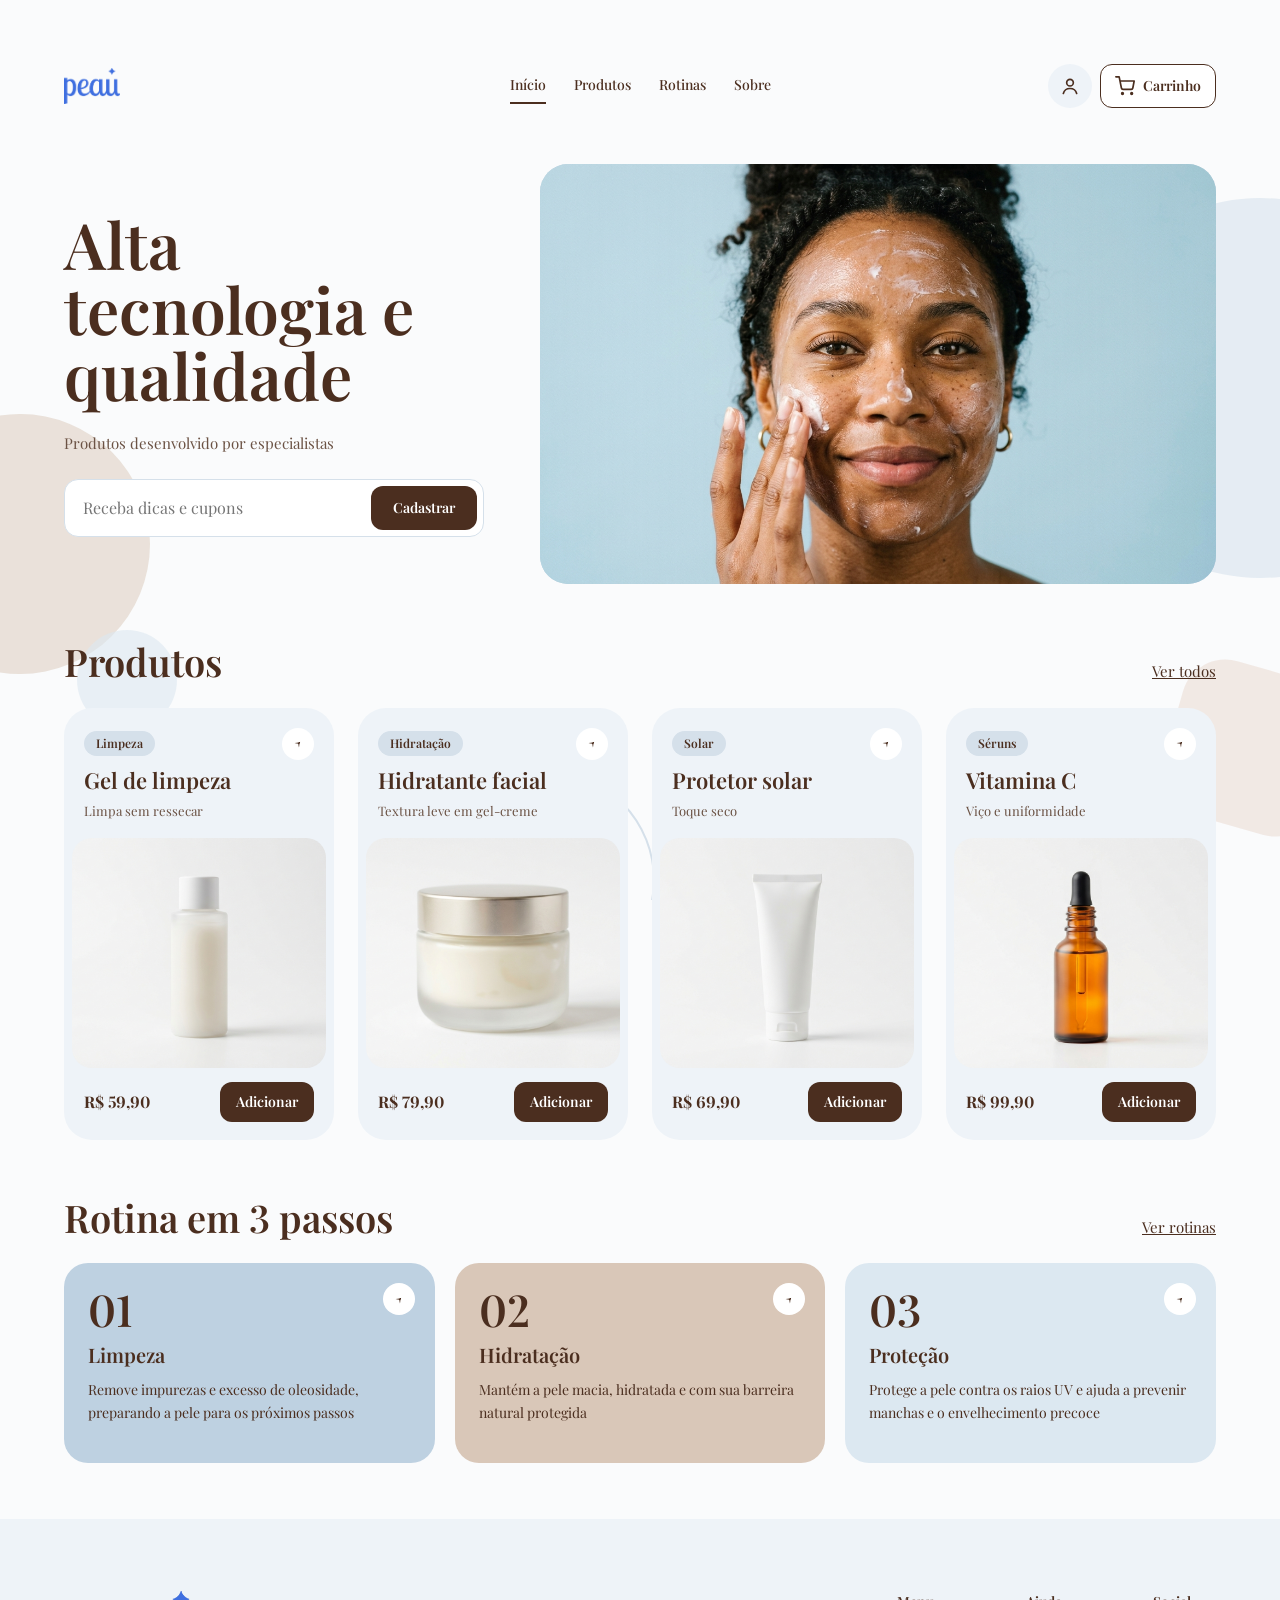
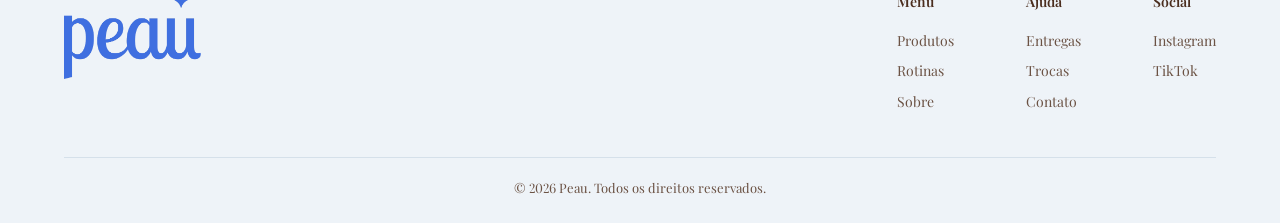
<file: index.html>
<!doctype html>
<html lang="pt-BR">
<head>
<meta charset="utf-8">
<meta name="viewport" content="width=device-width,initial-scale=1">
<title>Peau</title>
<link rel="stylesheet" href="style.css">
</head>
<body data-page="index">
<div class="wrap">
<div id="header"></div>

<section class="hero">
  <div class="hl">
    <h1>Alta tecnologia e <br>qualidade</h1>
    <p>Produtos desenvolvido por especialistas</p>
    <form class="news" id="news">
      <input type="email" required placeholder="Receba dicas e cupons" aria-label="E-mail">
      <button class="btn">Cadastrar</button>
    </form>
  </div>
  <div class="hr" id="hart"></div>
</section>

<section style="display:flex;flex-direction:column;gap:24px">
  <div class="row" style="align-items:baseline"><h2>Produtos</h2><a href="produtos.html"><u>Ver todos</u></a></div>
  <div class="grid" id="destaques"></div>
</section>

<section style="display:flex;flex-direction:column;gap:24px">
  <div class="row" style="align-items:baseline"><h2>Rotina em 3 passos</h2><a href="rotinas.html"><u>Ver rotinas</u></a></div>
  <div class="steps">
    <a class="step" style="--c:var(--lilac)" href="produtos.html?cat=Limpeza"><span class="n">01</span><h3>Limpeza</h3><p>Remove impurezas e excesso de oleosidade, preparando a pele para os próximos passos</p><span class="arr">↗</span></a>
    <a class="step" style="--c:var(--butter)" href="produtos.html?cat=Hidratação"><span class="n">02</span><h3>Hidratação</h3><p>Mantém a pele macia, hidratada e com sua barreira natural protegida</p><span class="arr">↗</span></a>
    <a class="step" style="--c:var(--mint)" href="produtos.html?cat=Solar"><span class="n">03</span><h3>Proteção</h3><p>Protege a pele contra os raios UV e ajuda a prevenir manchas e o envelhecimento precoce</p><span class="arr">↗</span></a>
  </div>
</section>

<div id="footer"></div>
</div>
<script src="config.js"></script>
<script src="app.js"></script>
</body>
</html>
</file>
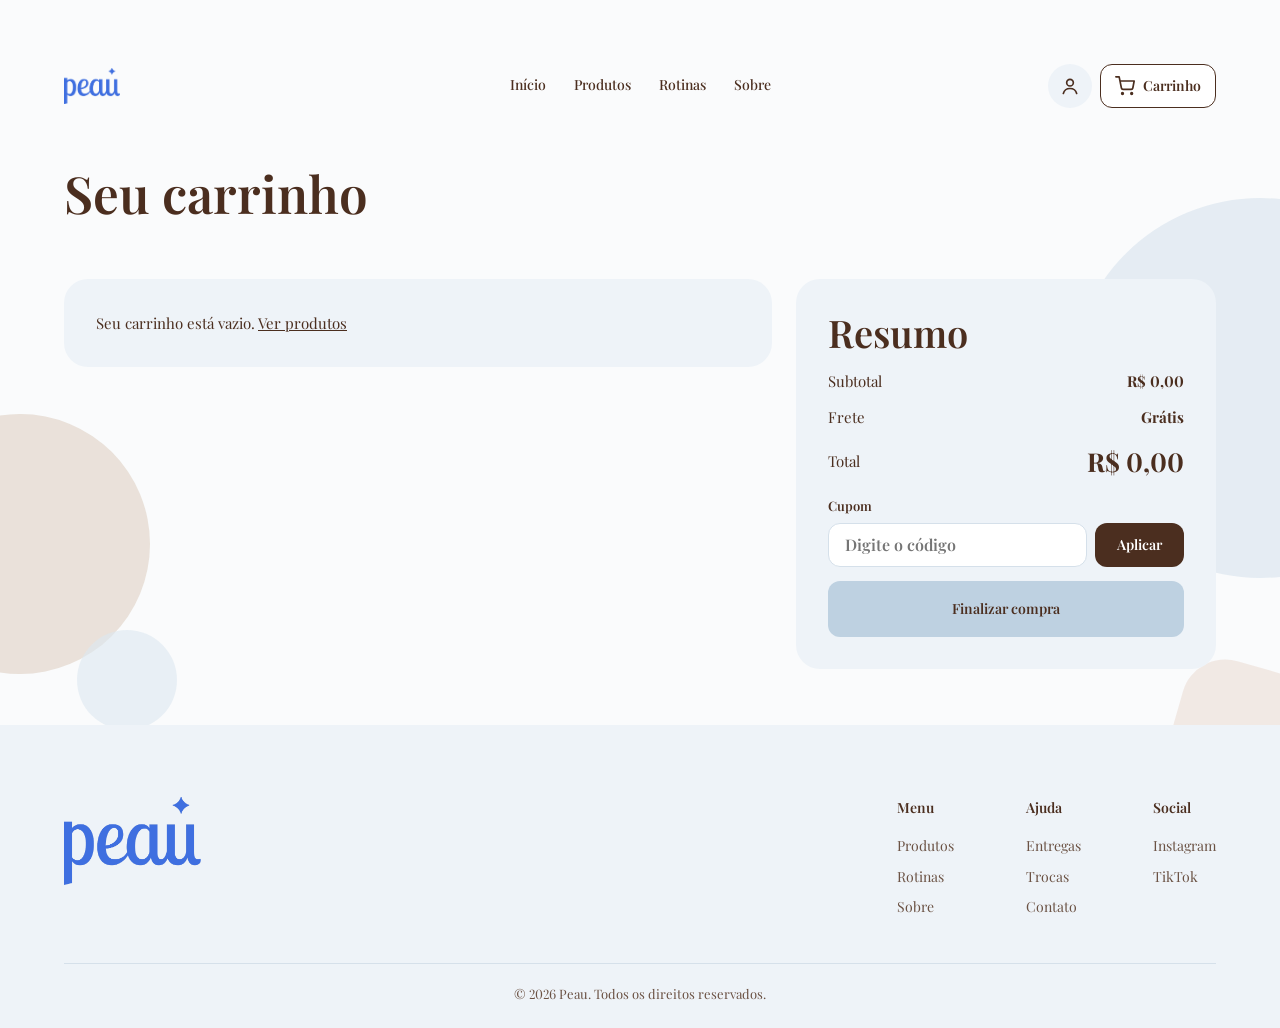
<file: carrinho.html>
<!doctype html>
<html lang="pt-BR">
<head>
<meta charset="utf-8">
<meta name="viewport" content="width=device-width,initial-scale=1">
<title>Carrinho</title>
<link rel="stylesheet" href="style.css">
</head>
<body data-page="carrinho">
<div class="wrap">
<div id="header"></div>

<h1>Seu carrinho</h1>
<section class="cart">
  <div id="itens"></div>
  <aside class="sh" style="display:flex;flex-direction:column;gap:14px">
    <h2>Resumo</h2>
    <div id="resumo" style="display:flex;flex-direction:column;gap:12px"></div>
    <label>Cupom
      <span style="display:flex;gap:8px"><input id="cupom" placeholder="Digite o código"><button class="btn" id="aplicar">Aplicar</button></span>
    </label>
    <button class="btn azul" id="fin" style="min-height:56px">Finalizar compra</button>
  </aside>
</section>

<div id="footer"></div>
</div>
<script src="config.js"></script>
<script src="app.js"></script>
</body>
</html>
</file>
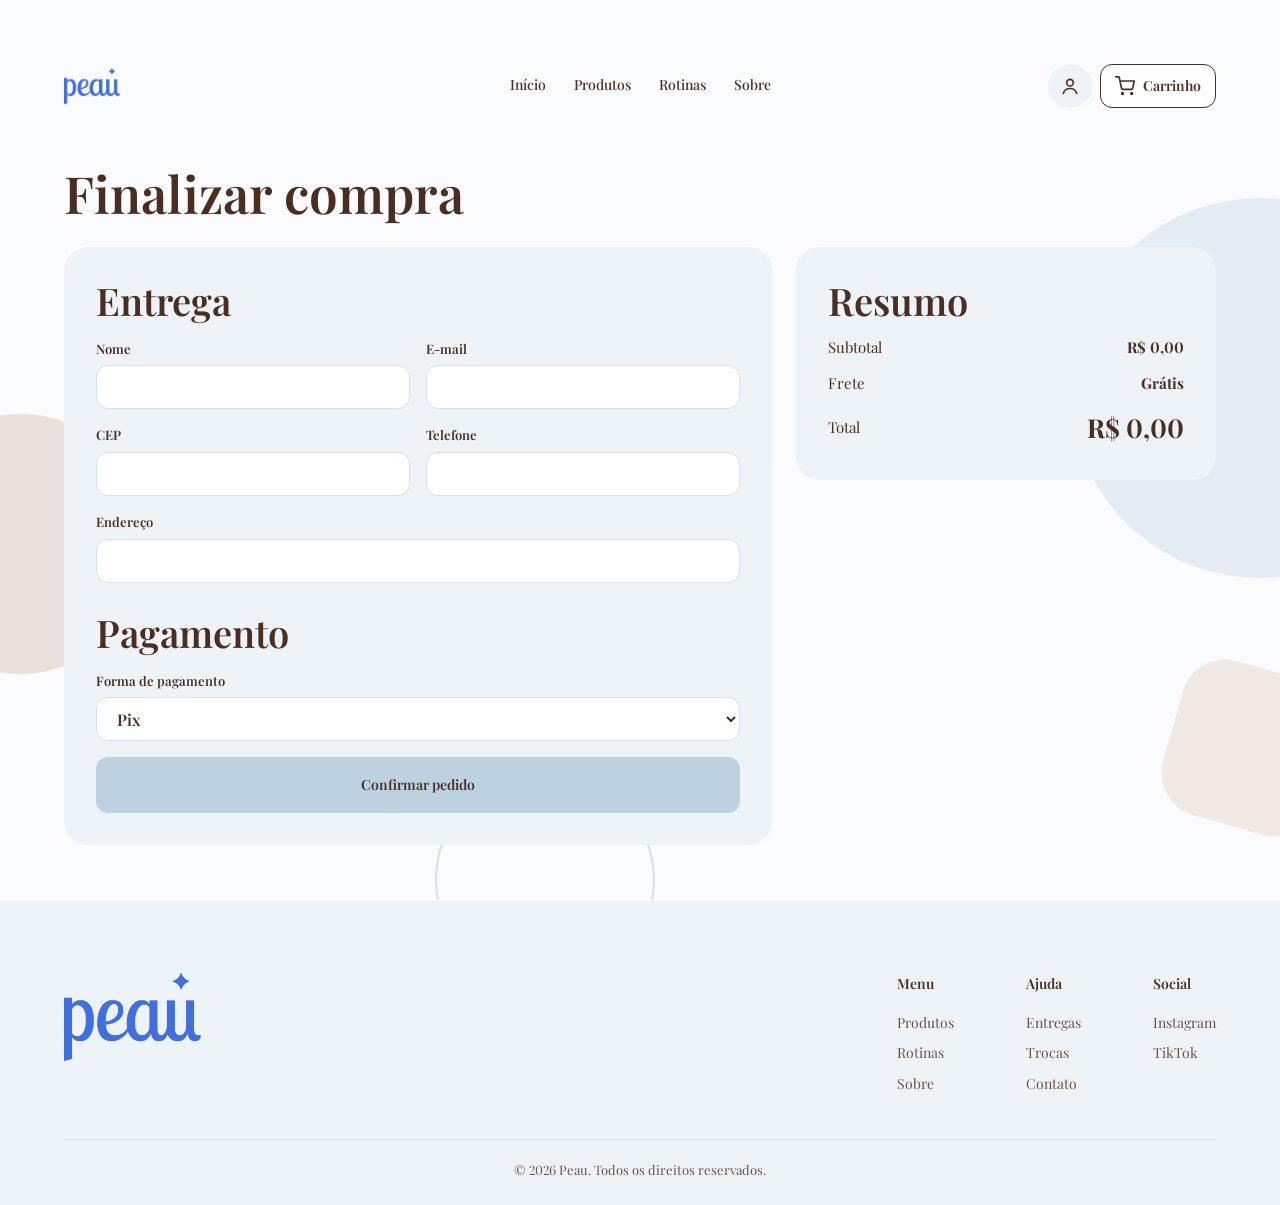
<file: checkout.html>
<!doctype html>
<html lang="pt-BR">
<head>
<meta charset="utf-8">
<meta name="viewport" content="width=device-width,initial-scale=1">
<title>Finalizar compra</title>
<link rel="stylesheet" href="style.css">
</head>
<body data-page="checkout">
<div class="wrap">
<div id="header"></div>

<div id="conteudo">
  <h1>Finalizar compra</h1>
  <section class="cart" style="margin-top:24px">
    <form class="sh form" id="form">
      <h2 class="full">Entrega</h2>
      <label>Nome<input id="nome" required></label>
      <label>E-mail<input id="email" type="email" required></label>
      <label>CEP<input id="cep" required></label>
      <label>Telefone<input id="tel"></label>
      <label class="full">Endereço<input id="end" required></label>
      <h2 class="full" style="margin-top:12px">Pagamento</h2>
      <label class="full">Forma de pagamento
        <select><option>Pix</option><option>Cartão de crédito</option><option>Boleto</option></select>
      </label>
      <button class="btn azul full" style="min-height:56px">Confirmar pedido</button>
    </form>
    <aside class="sh" style="display:flex;flex-direction:column;gap:12px">
      <h2>Resumo</h2>
      <div id="resumo" style="display:flex;flex-direction:column;gap:12px"></div>
    </aside>
  </section>
</div>

<div id="footer"></div>
</div>
<script src="config.js"></script>
<script src="app.js"></script>
</body>
</html>
</file>
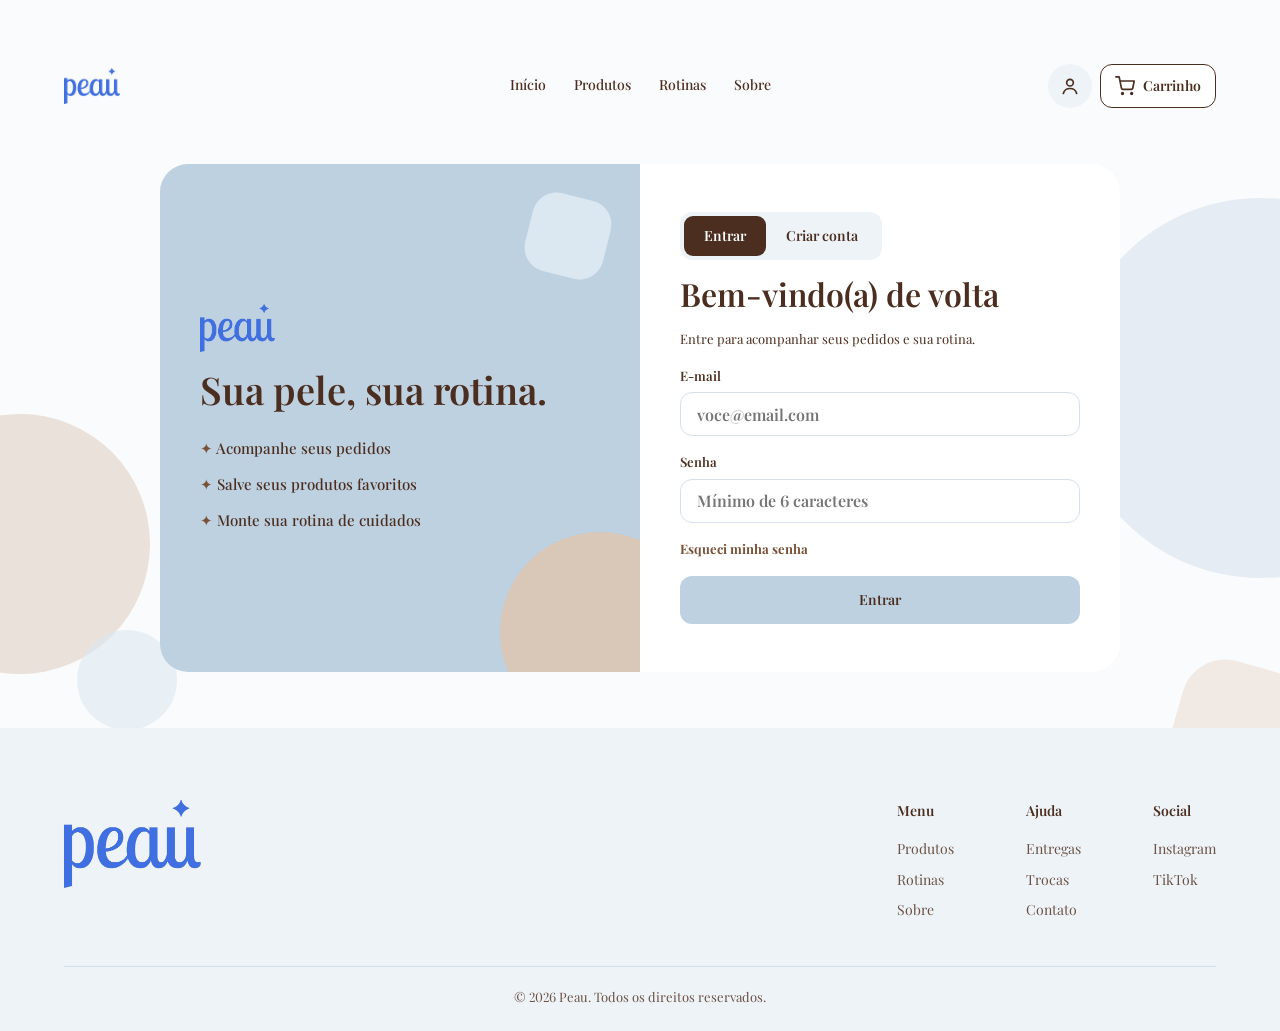
<file: login.html>
<!doctype html>
<html lang="pt-BR">
<head>
<meta charset="utf-8">
<meta name="viewport" content="width=device-width,initial-scale=1">
<title>Entrar</title>
<link rel="stylesheet" href="style.css">
</head>
<body data-page="login">
<div class="wrap">
<div id="header"></div>

<section class="auth">
  <aside class="auth-side">
    <img src="img/peau-logo.png" alt="Peau" class="auth-logo" onerror="this.outerHTML='<span class=mark>peau ✦</span>'">
    <h2>Sua pele, sua rotina.</h2>
    <ul>
      <li>Acompanhe seus pedidos</li>
      <li>Salve seus produtos favoritos</li>
      <li>Monte sua rotina de cuidados</li>
    </ul>
    <i class="a1"></i><i class="a2"></i>
  </aside>
  <div class="auth-card">
    <div class="seg">
      <button type="button" class="on" id="t1">Entrar</button>
      <button type="button" id="t2">Criar conta</button>
    </div>
    <h1 id="tit"></h1>
    <p id="sub" class="sm"></p>
    <form class="stack" id="form">
      <label id="cn">Nome<input id="nome" placeholder="Seu nome"></label>
      <label>E-mail<input id="email" type="email" required placeholder="voce@email.com"></label>
      <label>Senha<input type="password" required minlength="6" placeholder="Mínimo de 6 caracteres"></label>
      <a href="#" id="fg" class="sm ac" style="font-weight:700">Esqueci minha senha</a>
      <button class="btn azul" id="ok" style="min-height:48px">Entrar</button>
    </form>
  </div>
</section>

<div id="footer"></div>
</div>
<script src="config.js"></script>
<script src="app.js"></script>
</body>
</html>
</file>
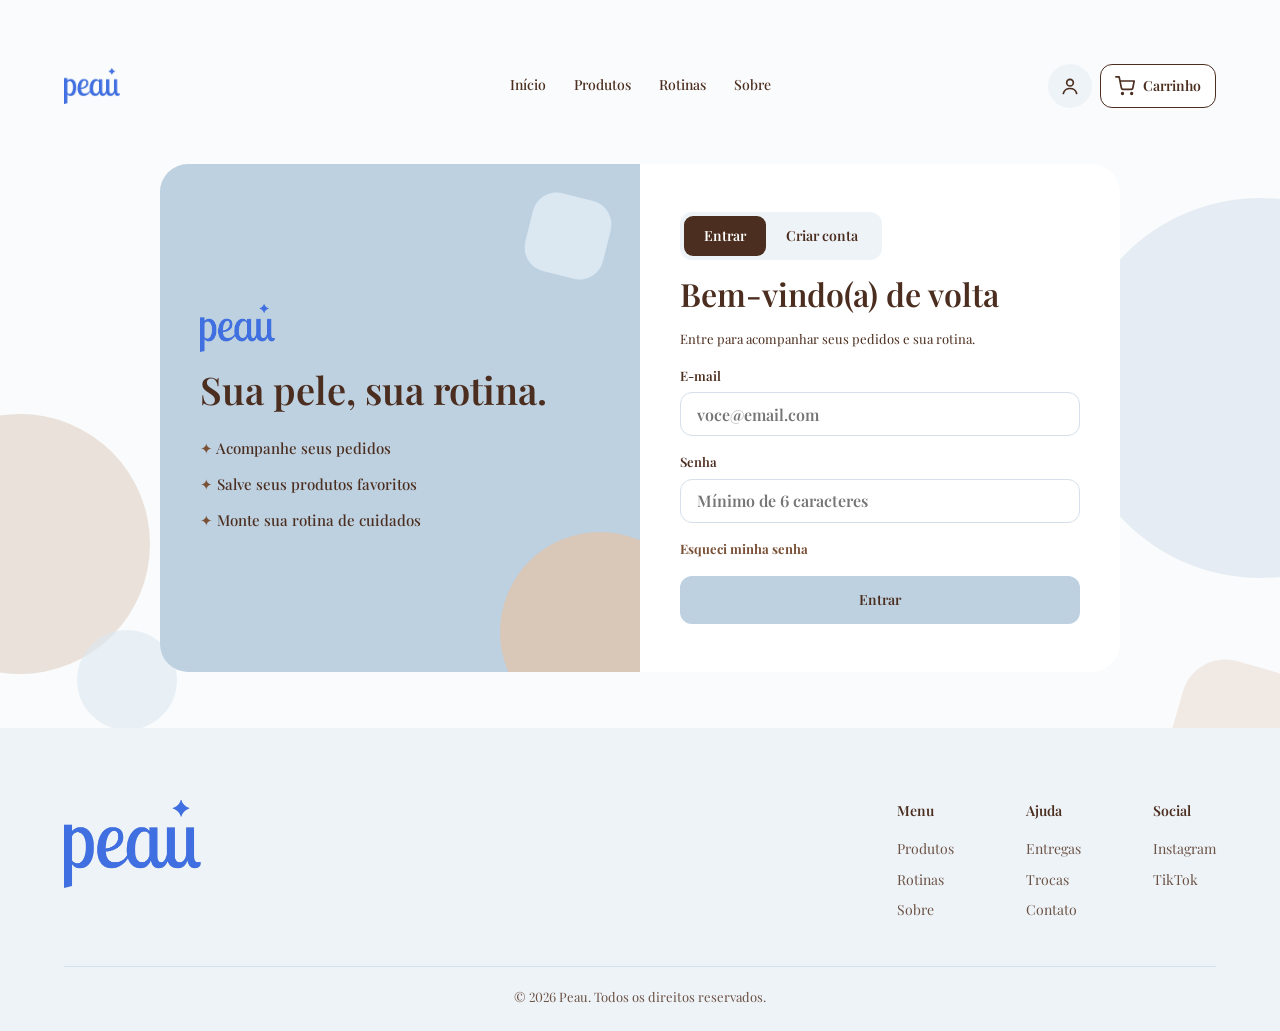
<file: perfil.html>
<!doctype html>
<html lang="pt-BR">
<head>
<meta charset="utf-8">
<meta name="viewport" content="width=device-width,initial-scale=1">
<title>Meu perfil</title>
<link rel="stylesheet" href="style.css">
</head>
<body data-page="perfil">
<div class="wrap">
<div id="header"></div>

<h1 id="oi">Perfil</h1>
<section class="split">
  <form class="sh form" id="form">
    <h2 class="full">Meus dados</h2>
    <label>Nome<input id="nome"></label>
    <label>E-mail<input id="email" type="email"></label>
    <label>Telefone<input id="tel"></label>
    <label>Endereço<input id="end"></label>
    <button class="btn azul">Salvar</button>
    <button type="button" class="btn cl" id="sair">Sair</button>
  </form>
  <div class="sh">
    <h2 style="margin-bottom:16px">Pedidos</h2>
    <div id="pedidos"></div>
  </div>
</section>

<div id="footer"></div>
</div>
<script src="config.js"></script>
<script src="app.js"></script>
</body>
</html>
</file>
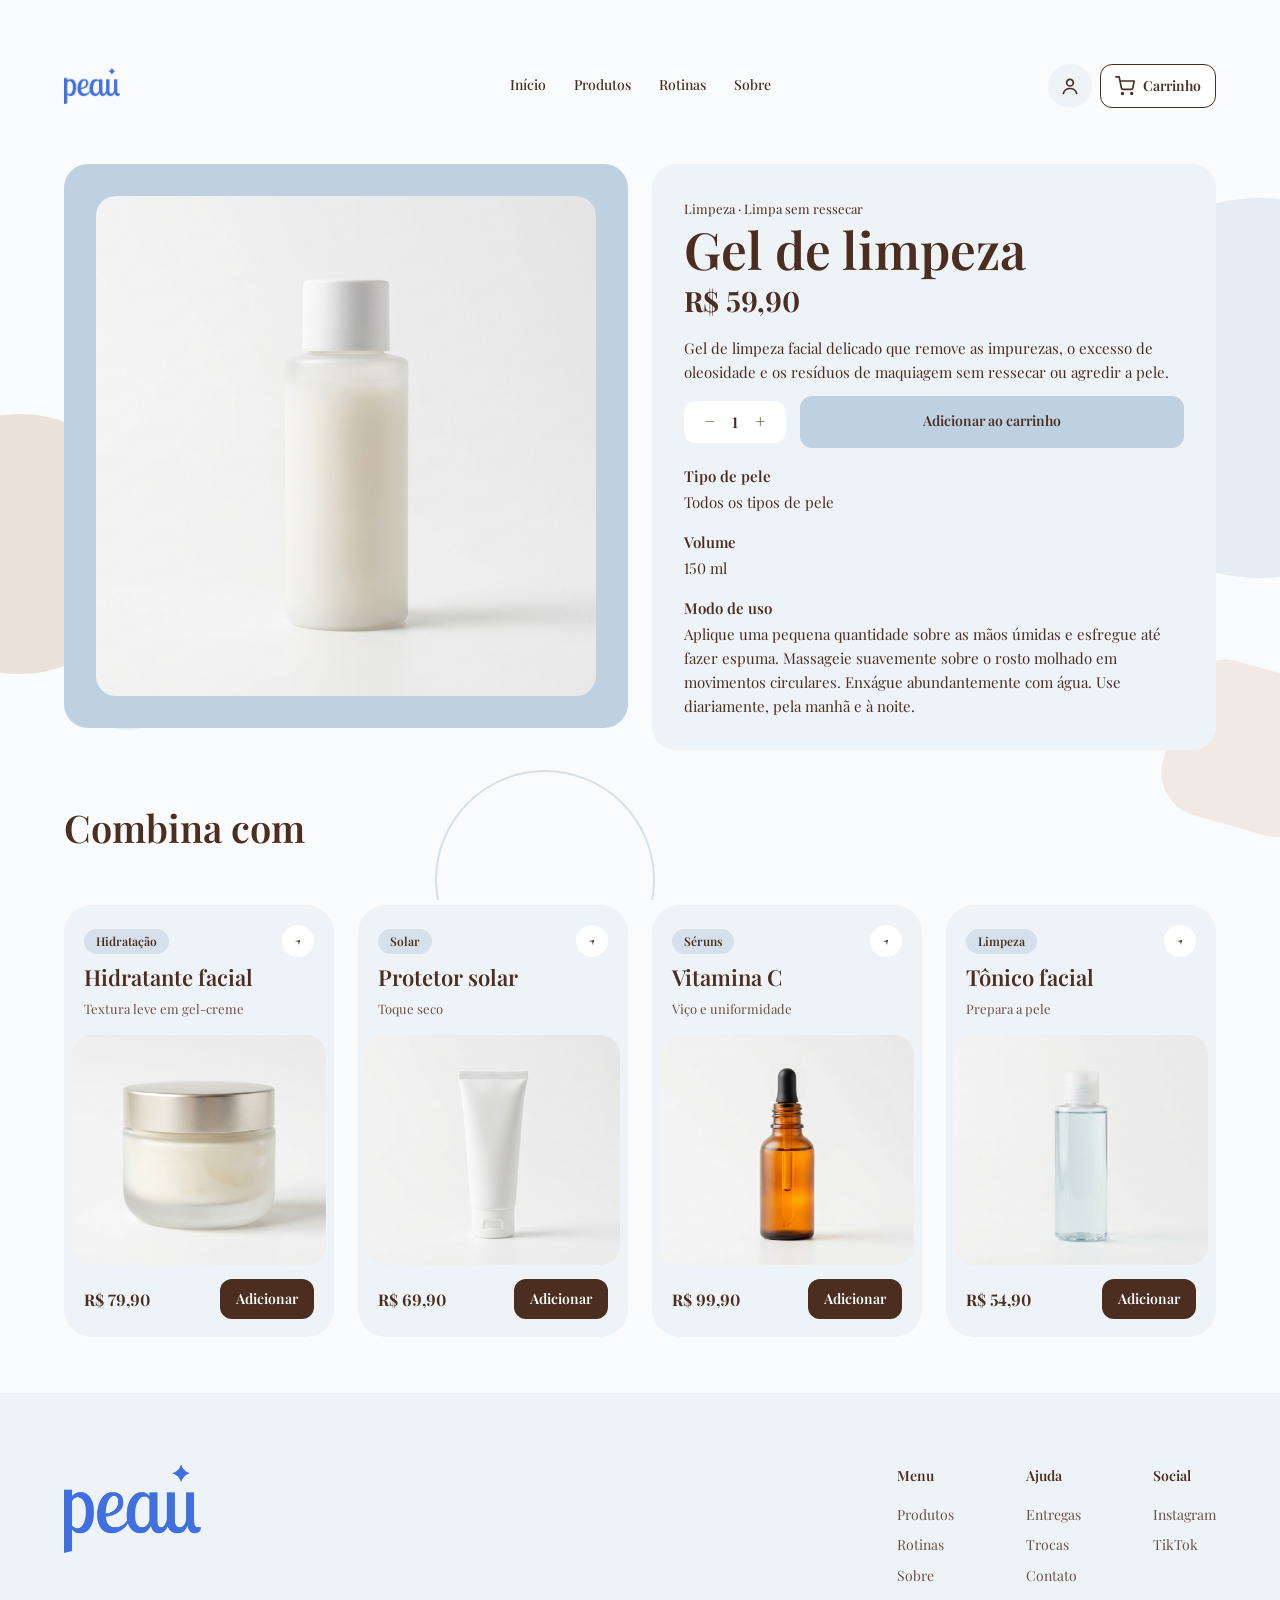
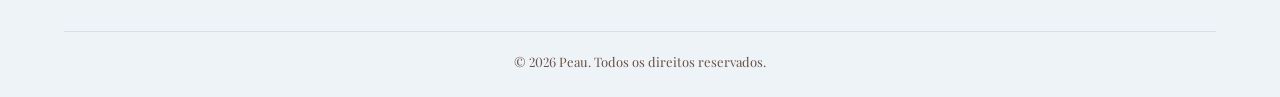
<file: produto.html>
<!doctype html>
<html lang="pt-BR">
<head>
<meta charset="utf-8">
<meta name="viewport" content="width=device-width,initial-scale=1">
<title>Produto</title>
<link rel="stylesheet" href="style.css">
</head>
<body data-page="produto">
<div class="wrap">
<div id="header"></div>

<section class="split" id="produto"></section>
<h2>Combina com</h2>
<section class="grid" id="mais"></section>

<div id="footer"></div>
</div>
<script src="config.js"></script>
<script src="app.js"></script>
</body>
</html>
</file>
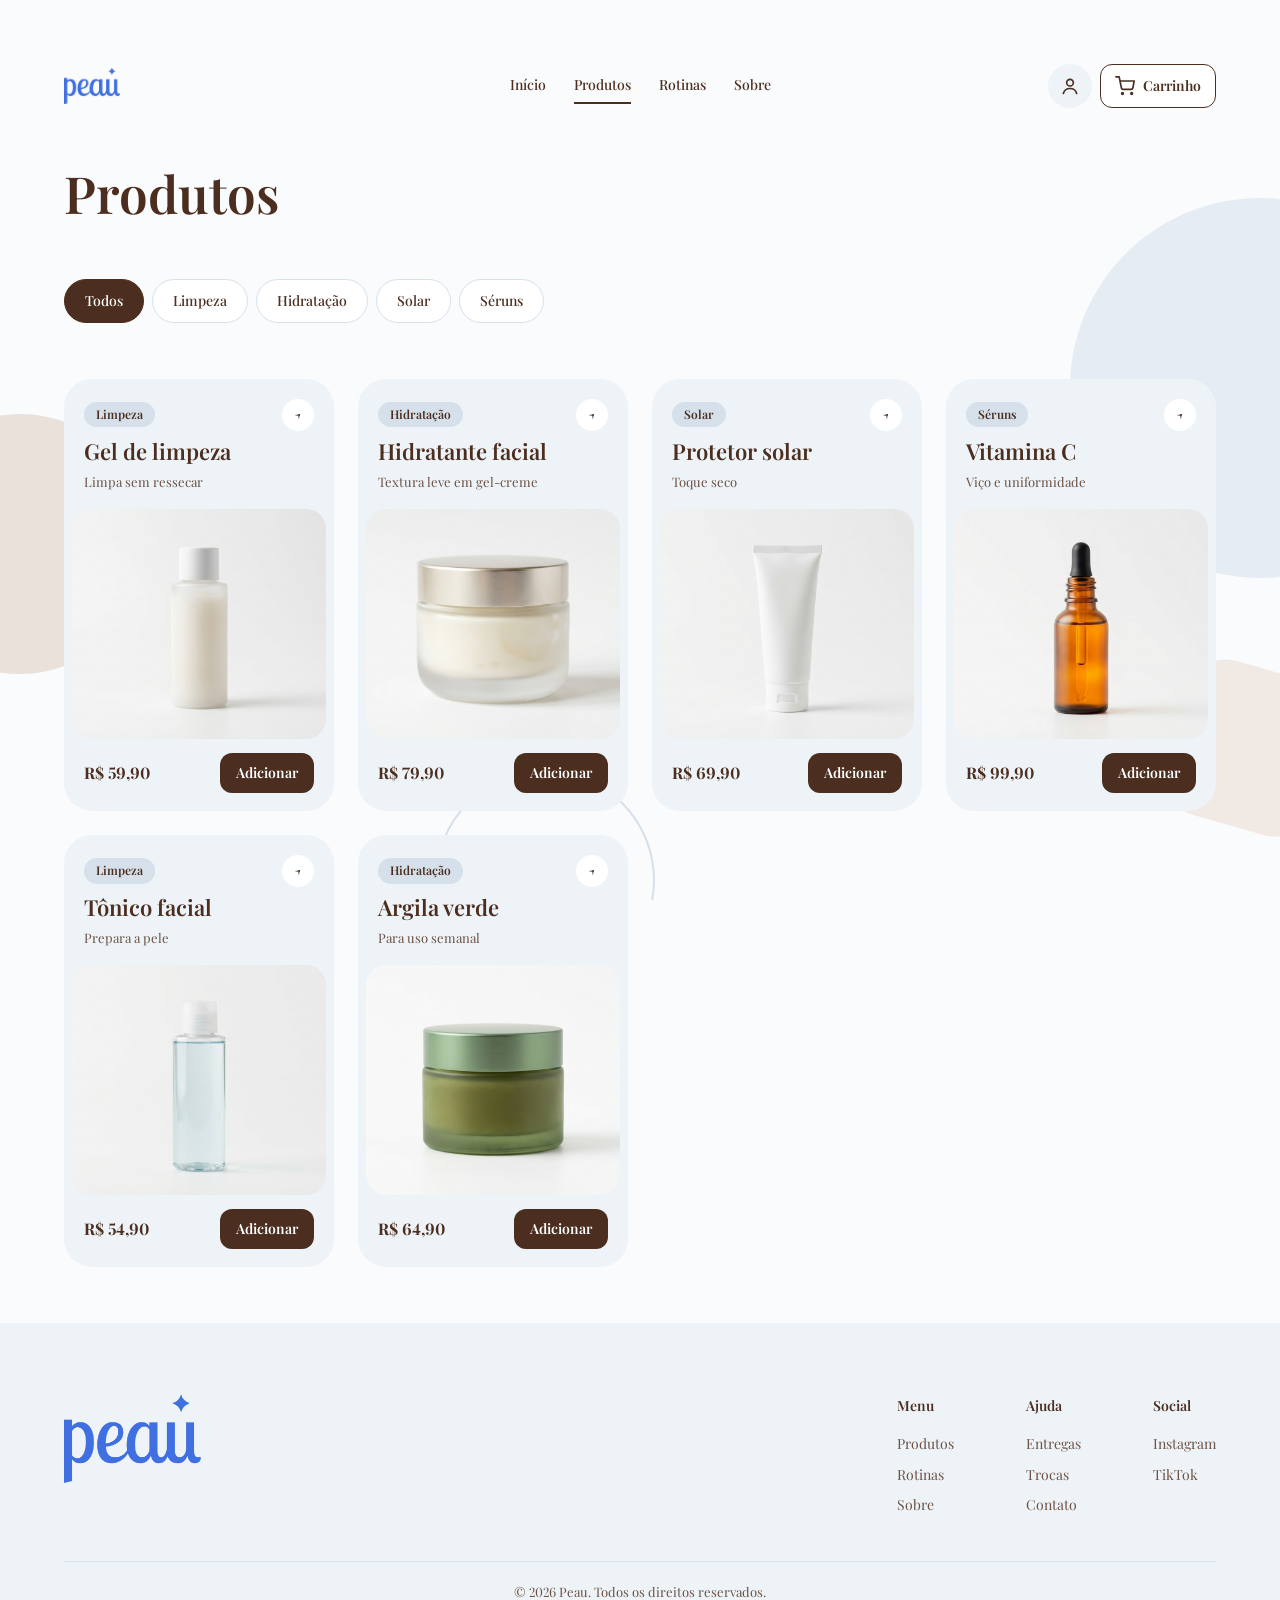
<file: produtos.html>
<!doctype html>
<html lang="pt-BR">
<head>
<meta charset="utf-8">
<meta name="viewport" content="width=device-width,initial-scale=1">
<title>Produtos</title>
<link rel="stylesheet" href="style.css">
</head>
<body data-page="produtos">
<div class="wrap">
<div id="header"></div>

<h1>Produtos</h1>
<div class="chips" id="chips"></div>
<section class="grid" id="lista"></section>

<div id="footer"></div>
</div>
<script src="config.js"></script>
<script src="app.js"></script>
</body>
</html>
</file>
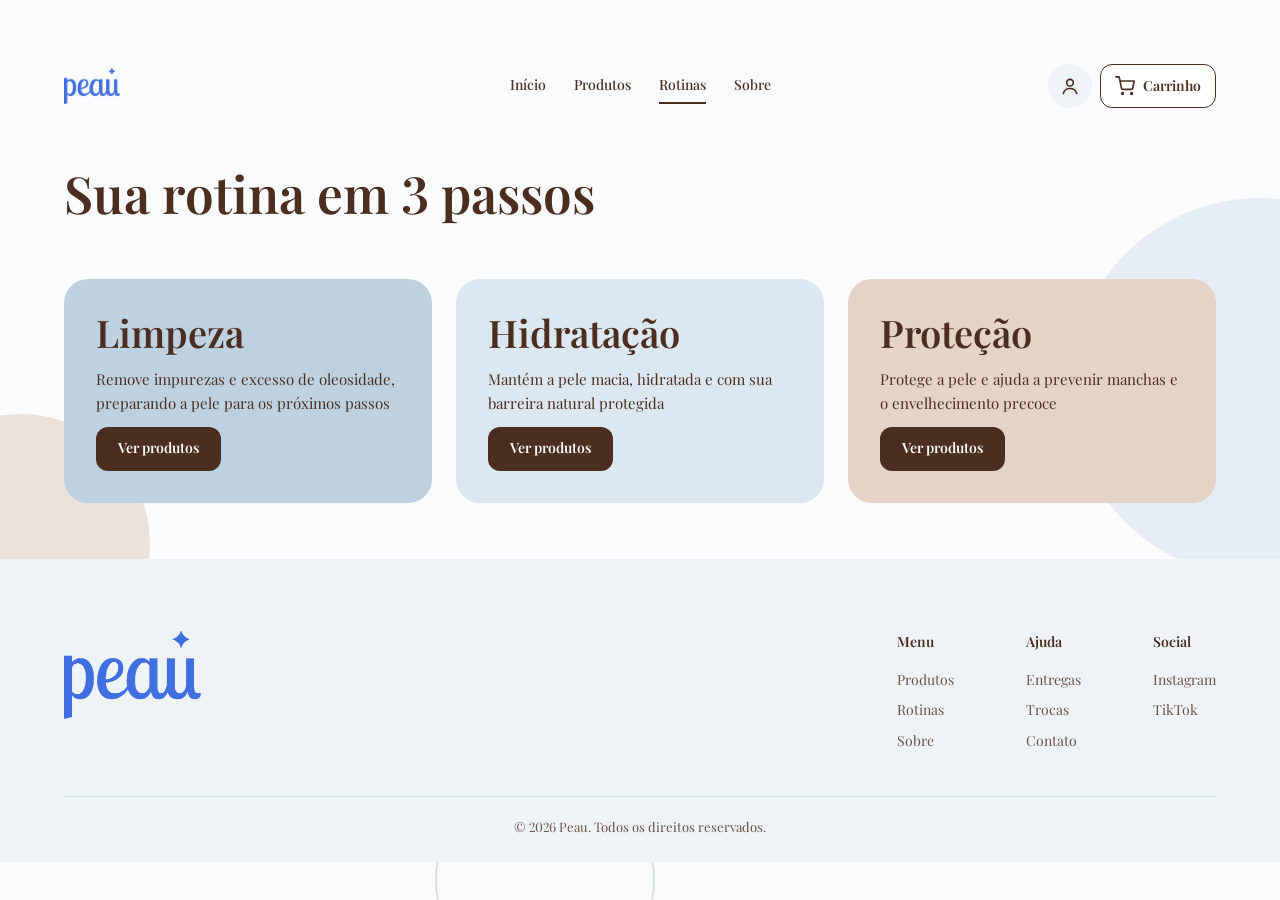
<file: rotinas.html>
<!doctype html>
<html lang="pt-BR">
<head>
<meta charset="utf-8">
<meta name="viewport" content="width=device-width,initial-scale=1">
<title>Rotinas</title>
<link rel="stylesheet" href="style.css">
</head>
<body data-page="rotinas">
<div class="wrap">
<div id="header"></div>

<h1>Sua rotina em 3 passos</h1>
<section class="grid" style="grid-template-columns:repeat(3,1fr)">
  <a class="sh" style="--c:#BED1E1">
    <h2>Limpeza</h2>
    <p style="margin:12px 0">Remove impurezas e excesso de oleosidade, preparando a pele para os próximos passos</p>
    <span class="btn" onclick="location.href='produtos.html?cat=Limpeza'">Ver produtos</span>
  </a>
  <a class="sh" style="--c:#DCE8F1">
    <h2>Hidratação</h2>
    <p style="margin:12px 0">Mantém a pele macia, hidratada e com sua barreira natural protegida</p>
    <span class="btn" onclick="location.href='produtos.html?cat=Hidratação'">Ver produtos</span>
  </a>
  <a class="sh" style="--c:#E6D3C8">
    <h2>Proteção</h2>
    <p style="margin:12px 0">Protege a pele e ajuda a prevenir manchas e o envelhecimento precoce</p>
    <span class="btn" onclick="location.href='produtos.html?cat=Solar'">Ver produtos</span>
  </a>
</section>

<div id="footer"></div>
</div>
<script src="config.js"></script>
<script src="app.js"></script>
</body>
</html>
</file>
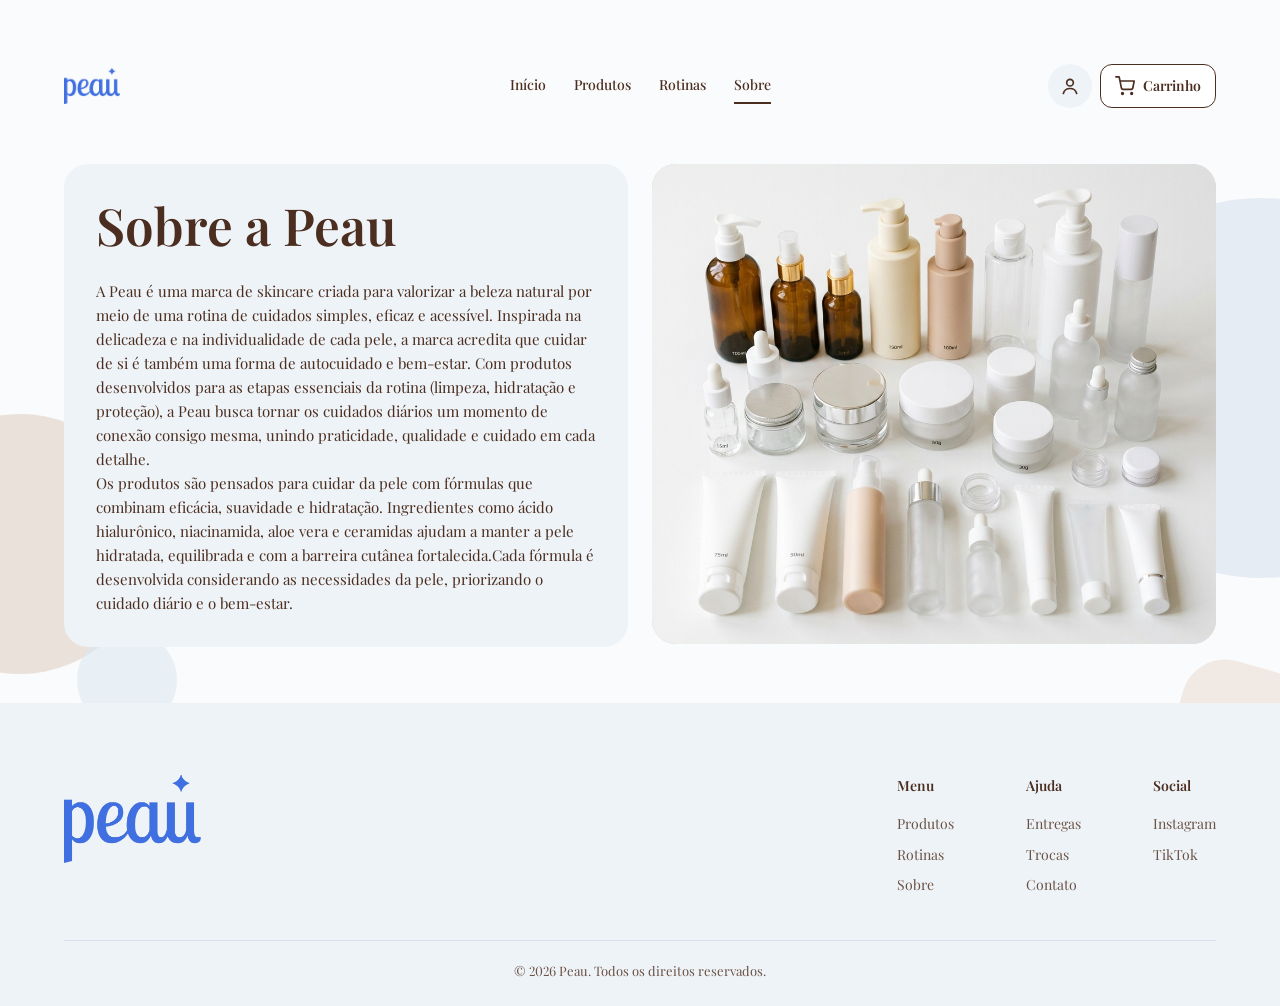
<file: sobre.html>
<!doctype html>
<html lang="pt-BR">
<head>
<meta charset="utf-8">
<meta name="viewport" content="width=device-width,initial-scale=1">
<title>Sobre</title>
<link rel="stylesheet" href="style.css">
</head>
<body data-page="sobre">
<div class="wrap">
<div id="header"></div>

<section class="split">
 <div class="sh">
  <h1 style="font-size:clamp(32px,4vw,52px);margin-bottom:24px">Sobre a Peau</span></h1>
    <p class="abnt"></p>A Peau é uma marca de skincare criada para valorizar a beleza natural por meio de uma rotina de cuidados simples, eficaz e acessível. Inspirada na delicadeza e na individualidade de cada pele, a marca acredita que cuidar de si é também uma forma de autocuidado e bem-estar. Com produtos desenvolvidos para as etapas essenciais da rotina (limpeza, hidratação e proteção), a Peau busca tornar os cuidados diários um momento de conexão consigo mesma, unindo praticidade, qualidade e cuidado em cada detalhe.

</p>
<p class="abnt"></p>Os produtos são pensados para cuidar da pele com fórmulas que combinam eficácia, suavidade e hidratação. Ingredientes como ácido hialurônico, niacinamida, aloe vera e ceramidas ajudam a manter a pele hidratada, equilibrada e com a barreira cutânea fortalecida.Cada fórmula é desenvolvida considerando as necessidades da pele, priorizando o cuidado diário e o bem-estar. </p>
  </div>
  <div class="sh" style="--c:#D9C7B8;min-height:480px;padding:0;position:relative;overflow:hidden;display:flex;align-items:center;justify-content:center">
  <img src="img/sobre1.jpeg" alt="" style="position:absolute;inset:0;width:100%;height:100%;object-fit:cover" onerror="this.outerHTML='<span class=ph>imagem (sobre.png)</span>'">
</div>
</section>

<div id="footer"></div>
</div>
<script src="config.js"></script>
<script src="app.js"></script>
</body>
</html>
</file>
<file: style.css>
@import url('https://fonts.googleapis.com/css2?family=Playfair+Display:wght@400;500;600;700&display=swap');
:root{
  --ink:#4B2E1F;--bg:#FAFBFC;--surf:#EEF3F8;--line:#D5E0EA;
  --lilac:#BED1E1;--sky:#BED1E1;--mint:#DCE8F1;--peach:#E6D3C8;--butter:#D9C7B8;
  --ac:#7A5238;--pale:var(--surf);--borda:var(--line)
}
*{box-sizing:border-box}
body{margin:0;font-family:'Playfair Display',serif;background:var(--bg);color:var(--ink);line-height:1.6;font-size:15px;overflow-x:hidden}
a{color:inherit;text-decoration:none}button,input,select{font:inherit;color:inherit}button{cursor:pointer}
[hidden]{display:none!important}
.wrap{max-width:1280px;margin:0 auto;padding:clamp(16px,5vw,72px);display:flex;flex-direction:column;gap:56px}
h1,h2,h3,p{margin:0}
h1,h2{font-weight:900;line-height:1.05}
h1{font-size:clamp(32px,4vw,52px);letter-spacing:-1.5px}
h2{font-size:clamp(26px,3vw,38px);letter-spacing:-1px}
p{max-width:65ch}
[style*="text-align:center"] p{margin-left:auto!important;margin-right:auto!important}
.branco{color:var(--ink)}.sm{font-size:13px}.ac,.lil{color:var(--ac)}


.bg{position:fixed;inset:0;z-index:-1;overflow:hidden;pointer-events:none}
.bg i{position:absolute;display:block}
.s1{width:380px;height:380px;border-radius:50%;background:var(--lilac);top:22%;right:-170px;opacity:.35}
.s2{width:260px;height:260px;border-radius:50%;background:var(--butter);top:46%;left:-110px;opacity:.5}
.s3{width:160px;height:160px;border-radius:44px;background:var(--peach);transform:rotate(16deg);bottom:8%;right:-50px;opacity:.45}
.s4{width:100px;height:100px;border-radius:50%;background:var(--mint);top:70%;left:6%;opacity:.6}
.s5{width:220px;height:220px;border-radius:50%;border:2px solid var(--line);bottom:-90px;left:34%}


.top{display:grid;grid-template-columns:1fr auto 1fr;align-items:center;gap:16px}
.top>a:first-child{justify-self:start}
.logo{height:36px;display:block}
.logo-t{font-size:30px;font-weight:900;letter-spacing:-1.5px}
.logo-t::after{content:" ✦";color:var(--ac);font-size:.55em}
.pill{display:flex;gap:28px;flex-wrap:wrap;justify-self:center}
.pill a{padding:6px 0;font-weight:700;font-size:14px;border-bottom:2px solid transparent}
.pill a:hover,.pill a.on{border-color:var(--ink)}
.ics{display:flex;gap:8px;align-items:center;justify-self:end}
.ic{width:44px;height:44px;border-radius:50%;border:0;background:var(--surf);color:var(--ink);display:inline-flex;align-items:center;justify-content:center}
.cartbtn{display:inline-flex;align-items:center;gap:8px;border:1.5px solid var(--ink);border-radius:12px;min-height:44px;padding:0 14px;font-weight:800;font-size:14px;line-height:1;background:#fff}
.cico{position:relative;display:inline-flex}
.cico b{position:absolute;top:-9px;right:-11px;background:var(--ac);color:#fff;border-radius:999px;min-width:18px;height:18px;padding:0 5px;font-size:11px;font-weight:800;line-height:1;display:flex;align-items:center;justify-content:center}


.hero{display:grid;grid-template-columns:minmax(300px,420px) minmax(0,1fr);gap:56px;align-items:center}
.hl{display:flex;flex-direction:column;gap:24px}
.hl h1{font-size:clamp(40px,5vw,68px);letter-spacing:-2.5px;line-height:1.02}
.hl p{font-size:15px;color:#6B5244;max-width:40ch}
.news{display:flex;gap:8px;border:1.5px solid var(--line);border-radius:14px;padding:6px;background:#fff}
.news input{border:0;min-height:44px;flex:1;min-width:0;background:transparent;outline:none;padding:0 12px}
.news .btn{min-height:44px}


.hr{background:var(--lilac);border-radius:28px;min-height:420px;display:flex;align-items:center;justify-content:center;overflow:hidden;padding:0;position:relative}
.hr img{position:absolute;inset:0;width:100%;height:100%;object-fit:cover;display:block}
.trio{display:flex;align-items:flex-end;gap:20px}
.trio .mk{font-size:12px}
.trio .mk:nth-child(2){font-size:16px}
.hr .ph{font-weight:800;opacity:.7;text-align:center}


.pc{background:var(--surf);border-radius:28px;display:flex;flex-direction:column;overflow:hidden}
.pc-top{padding:20px 20px 16px;display:flex;flex-direction:column;gap:8px}
.pc-top h3{font-size:22px;font-weight:900;letter-spacing:-.5px;line-height:1.15}
.pc-top p{font-size:13px;color:#6B5244}
.pill2{background:var(--line);border-radius:999px;padding:3px 12px;font-size:12px;font-weight:800}
.arr{width:32px;height:32px;border-radius:50%;background:#fff;display:inline-flex;align-items:center;justify-content:center;font-size:14px;font-weight:800}
.pc-art{position:relative;background:var(--c);border-radius:20px;margin:0 8px;height:230px;display:flex;align-items:center;justify-content:center;overflow:hidden}
.pc-art img{width:100%;height:100%;object-fit:cover;display:block}
.pc-art .mk{font-size:16px}
.pc-foot{display:flex;flex-wrap:wrap;justify-content:space-between;align-items:center;gap:8px;padding:14px 20px 18px}
.pc-foot b{font-size:16px;font-weight:900}
.pc-foot .btn{min-height:40px;padding:0 16px}
.selo{position:absolute;top:12px;left:12px;background:#fff;border-radius:999px;padding:3px 12px;font-size:12px;font-weight:900}


.mk{display:flex;flex-direction:column;align-items:center;font-size:12px}
.mk i{display:block}
.mk .cp{width:2em;height:1.3em;background:var(--ink);border-radius:.4em .4em 0 0}
.mk .bd{width:6em;height:9em;background:#fff;border-radius:1.4em 1.4em 2em 2em;display:flex;flex-direction:column;align-items:center;justify-content:center;gap:.7em}
.mk .fc{display:flex;gap:1.2em}
.mk .e{width:.9em;height:.5em;border-top:.25em solid var(--ink);border-radius:.9em .9em 0 0}
.mk .m{width:.8em;height:.4em;border-bottom:.25em solid var(--ink);border-radius:0 0 .8em .8em}
.mk.v1 .cp{width:4.4em;height:1.2em;border-radius:.6em .6em 0 0}.mk.v1 .bd{width:8em;height:5.4em;border-radius:1em 1em 1.6em 1.6em}
.mk.v2 .cp{width:1.4em;height:1.8em}.mk.v2 .bd{width:4.6em;height:10em;border-radius:1em 1em 2.3em 2.3em}
.mk.v3 .cp{width:1.2em;height:3em;border-radius:.6em}.mk.v3 .bd{width:5.6em;height:6.6em;border-radius:2.8em 2.8em 2em 2em}


.sh{background:var(--surf);border-radius:24px;padding:32px}
.sh[style*="--c"]{background:var(--c)}
.grid{display:grid;grid-template-columns:repeat(4,1fr);gap:24px}
.row{display:flex;justify-content:space-between;align-items:center;gap:8px}
.pr{font-size:15px;font-weight:900;white-space:nowrap}


.blob{background:rgba(255,255,255,.55);border-radius:20px;aspect-ratio:1/.9;width:100%;display:flex;align-items:center;justify-content:center;overflow:hidden}
.blob img{width:100%;height:100%;object-fit:cover;display:block}
.blob.g{aspect-ratio:1}.blob .mk{font-size:16px}.blob.g .mk{font-size:26px}.item .blob .mk{font-size:6px}


.steps{display:grid;grid-template-columns:repeat(3,1fr);gap:20px}
.step{position:relative;background:var(--c);border-radius:24px;padding:24px;display:flex;flex-direction:column;gap:8px;min-height:200px}
.step .n{font-size:44px;font-weight:900;letter-spacing:-2px;line-height:1}
.step h3{font-size:20px;font-weight:900}.step p{font-size:14px}
.step .arr{position:absolute;top:20px;right:20px}


.btn{background:var(--ink);color:#fff;border:0;border-radius:12px;min-height:44px;padding:0 22px;font-weight:800;font-size:14px;display:inline-flex;align-items:center;justify-content:center}
.btn.azul{background:var(--sky);color:var(--ink)}
.btn.cl{background:#fff;color:var(--ink);border:1.5px solid var(--ink)}
.chips{display:flex;gap:8px;flex-wrap:wrap}
.chip{border:1.5px solid var(--line);background:#fff;color:var(--ink);border-radius:999px;min-height:44px;padding:0 20px;font-weight:700;font-size:14px;display:inline-flex;align-items:center}
.chip.on{background:var(--ink);color:#fff;border-color:var(--ink)}
.qt{display:inline-flex;align-items:center;gap:8px;background:#fff;border-radius:12px;padding:3px 12px}
.qt button{border:0;background:none;font-size:18px;font-weight:900;min-width:28px;min-height:36px}
label{display:flex;flex-direction:column;gap:6px;font-weight:800;font-size:13px}
input,select{border:1.5px solid var(--line);border-radius:12px;min-height:44px;padding:0 16px;background:#fff;width:100%;font-size:16px}
.form{display:grid;grid-template-columns:1fr 1fr;gap:16px}
.full{grid-column:1/-1}
.split{display:grid;grid-template-columns:1fr 1fr;gap:24px;align-items:start}
.cart{display:grid;grid-template-columns:1fr 420px;gap:24px;align-items:start}
.item{display:flex;align-items:center;gap:16px;background:var(--c,var(--surf));border-radius:24px;padding:12px 16px;margin-bottom:12px}
.item .blob{width:80px;flex:none;aspect-ratio:1;border-radius:14px}
.item h3{font-size:16px}
.grow{flex:1}
.tot{font-size:26px;font-weight:900;color:var(--ink)}
.ped{background:#fff;border-radius:16px;padding:12px 16px;margin-bottom:8px}
.det h4{margin:16px 0 2px;font-size:15px;font-weight:900}


.auth{display:grid;grid-template-columns:1fr 1fr;border-radius:28px;overflow:hidden;background:var(--surf);max-width:960px;margin:0 auto;width:100%}
.auth-side{position:relative;background:var(--lilac);color:var(--ink);padding:48px 40px;display:flex;flex-direction:column;gap:16px;justify-content:center;overflow:hidden}
.auth-side>*:not(i){position:relative;z-index:1}
.auth-side .mark{font-size:24px;font-weight:900;letter-spacing:-1px}
.auth-side ul{list-style:none;margin:8px 0 0;padding:0;display:flex;flex-direction:column;gap:12px;font-size:15px;font-weight:700}
.auth-side li::before{content:"✦ ";color:var(--ac)}
.auth-side .a1{position:absolute;width:200px;height:200px;border-radius:50%;background:var(--butter);right:-60px;bottom:-60px}
.auth-side .a2{position:absolute;width:80px;height:80px;border-radius:24px;background:var(--mint);top:32px;right:32px;transform:rotate(14deg)}
.auth-card{padding:48px 40px;display:flex;flex-direction:column;gap:16px;background:#fff}
.auth-card h1{font-size:clamp(24px,2.6vw,32px);letter-spacing:-.5px}
.seg{display:flex;background:var(--surf);padding:4px;border-radius:12px;align-self:flex-start}
.seg button{border:0;background:none;min-height:40px;padding:0 20px;border-radius:9px;font-weight:800;font-size:14px}
.seg button.on{background:var(--ink);color:#fff}
.stack{display:flex;flex-direction:column;gap:16px}


.foot{background:var(--surf);width:100vw;margin-left:calc(50% - 50vw);margin-bottom:calc(-1 * clamp(16px,5vw,72px))}
.foot-in{max-width:1280px;margin:0 auto;padding:clamp(40px,6vw,72px) clamp(16px,5vw,72px) 24px;display:flex;flex-direction:column;gap:40px}
.foot-top{display:flex;justify-content:space-between;align-items:flex-start;gap:40px;flex-wrap:wrap}
.foot-logo{display:block}
.foot .logo{height:clamp(56px,8vw,88px)}
.foot .logo-t{font-size:clamp(56px,9vw,104px);line-height:1;letter-spacing:-3px}
.foot-cols{display:flex;gap:clamp(32px,6vw,72px);flex-wrap:wrap}
.foot h5{margin:0 0 12px;font-size:14px;font-weight:900}
.foot-cols a{display:block;font-size:14px;padding:4px 0;color:#6B5244}
.foot-cols a:hover{color:var(--ink);text-decoration:underline}
.foot-copy{font-size:13px;color:#6B5244;border-top:1px solid var(--line);padding-top:20px;max-width:none;text-align:center}

/* responsivo */
@media(max-width:1000px){
  .grid{grid-template-columns:repeat(2,1fr)}
  .split,.cart,.hero{grid-template-columns:1fr}
  .steps{grid-template-columns:1fr}
  .hero{gap:32px}
  .hr{min-height:320px}
}
@media(max-width:800px){
  .top{grid-template-columns:1fr auto}
  .pill{grid-column:1/-1;grid-row:2}
  .auth{grid-template-columns:1fr}
  .auth-side,.auth-card{padding:32px 24px}
  .s3,.s4{display:none}
}
@media(max-width:560px){
  .grid{grid-template-columns:1fr}
  .form{grid-template-columns:1fr}
  .sh{padding:20px}
  .item{flex-wrap:wrap}
}

/* pesos mais leves */
h1,h2{font-weight:600}
.hl h1{letter-spacing:-1.5px}
.logo-t{font-weight:700}
.pill a{font-weight:500}
.cartbtn{font-weight:600}
.cico b{font-weight:600}
.pc-top h3{font-weight:600}
.pill2{font-weight:600}
.arr{font-weight:600}
.pc-foot b{font-weight:700}
.selo{font-weight:600}
.pr{font-weight:700}
.step .n{font-weight:600}
.step h3{font-weight:600}
.btn{font-weight:600}
.chip{font-weight:500}
.qt button{font-weight:600}
label{font-weight:600}
.tot{font-weight:700}
.det h4{font-weight:600}
.auth-side .mark{font-weight:700}
.auth-side ul{font-weight:500}
.seg button{font-weight:600}
.foot h5{font-weight:600}
.ph,.hr .ph{font-weight:600}


body{font-variant-numeric:lining-nums}
h1,h2{line-height:1.15}
h1,h2,.hl h1,.pc-top h3,.logo-t,.foot .logo-t,.step .n,.auth-card h1,.auth-side .mark{letter-spacing:0}

.abnt{font-size:12pt;line-height:1.5;text-align:justify;hyphens:auto;text-indent:1.25cm;margin:0;max-width:none}

.auth-side .auth-logo{height:48px;width:auto;align-self:flex-start}
</file>
